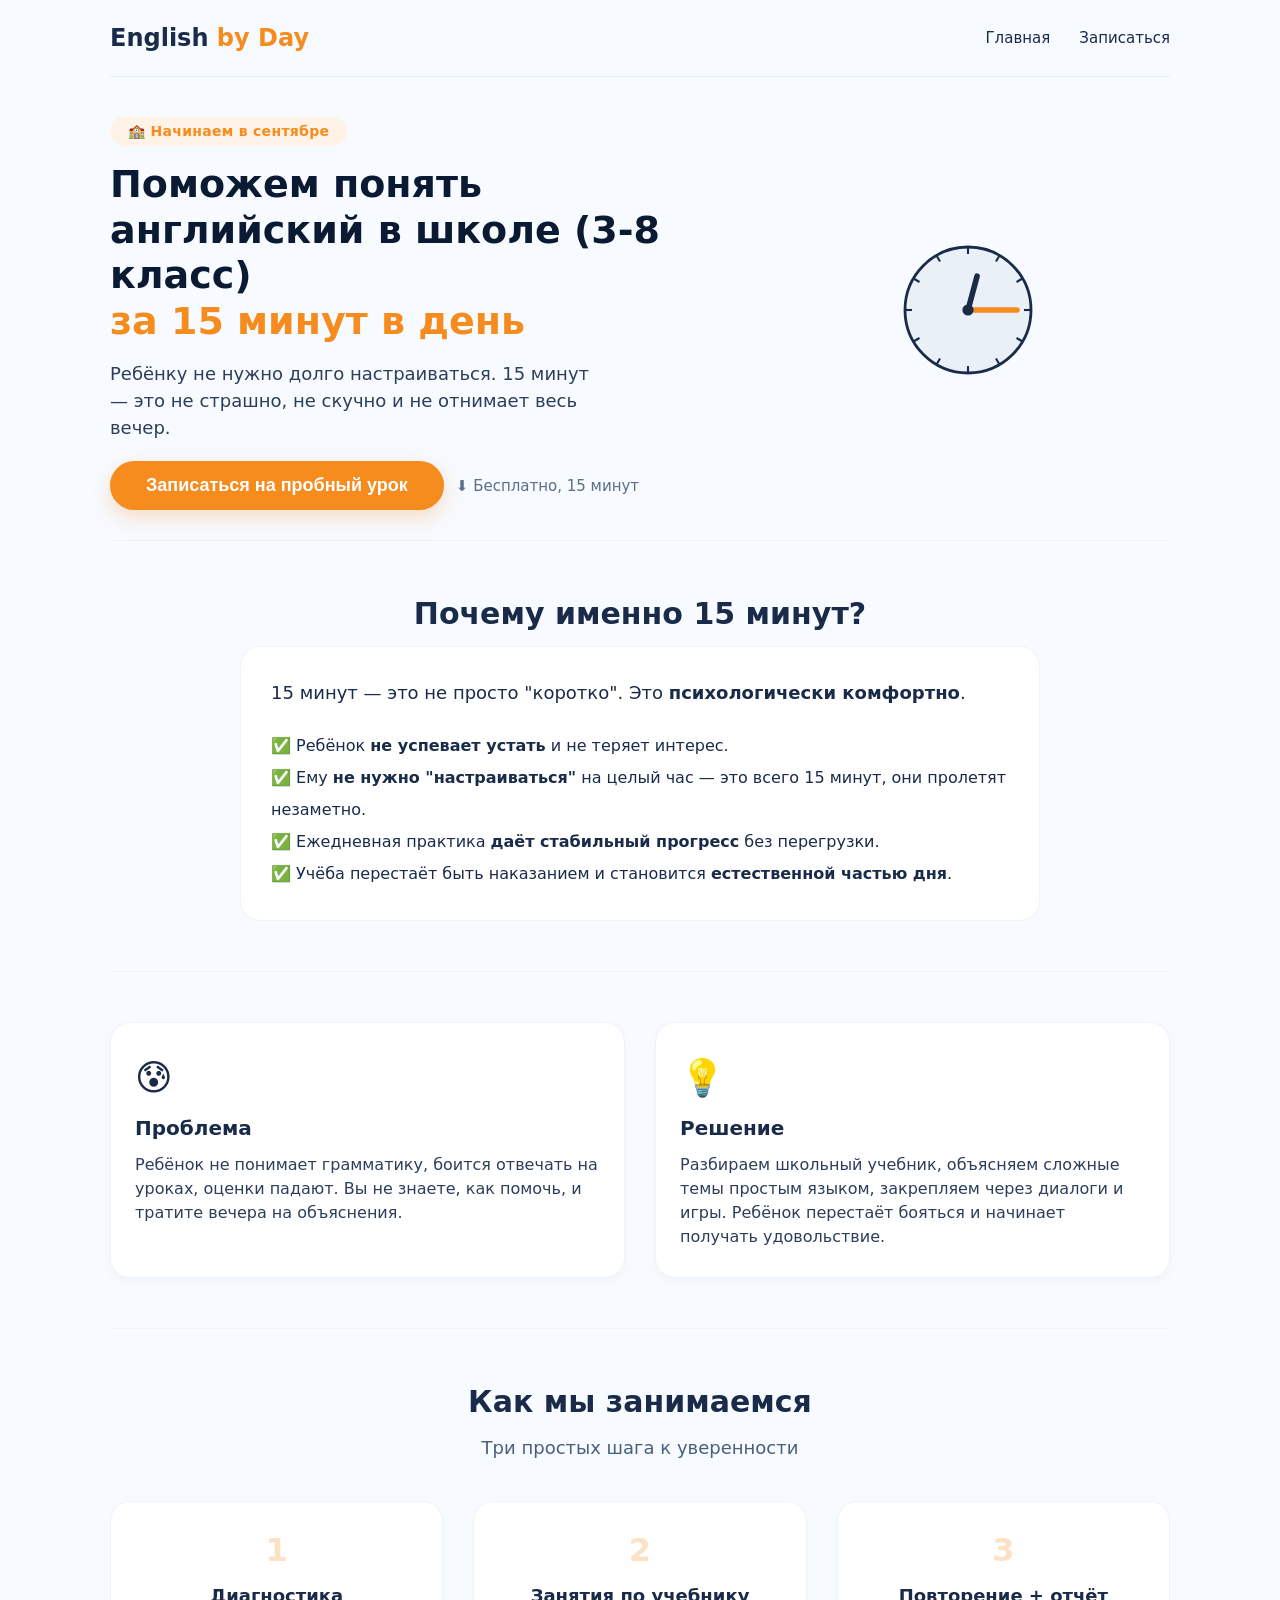
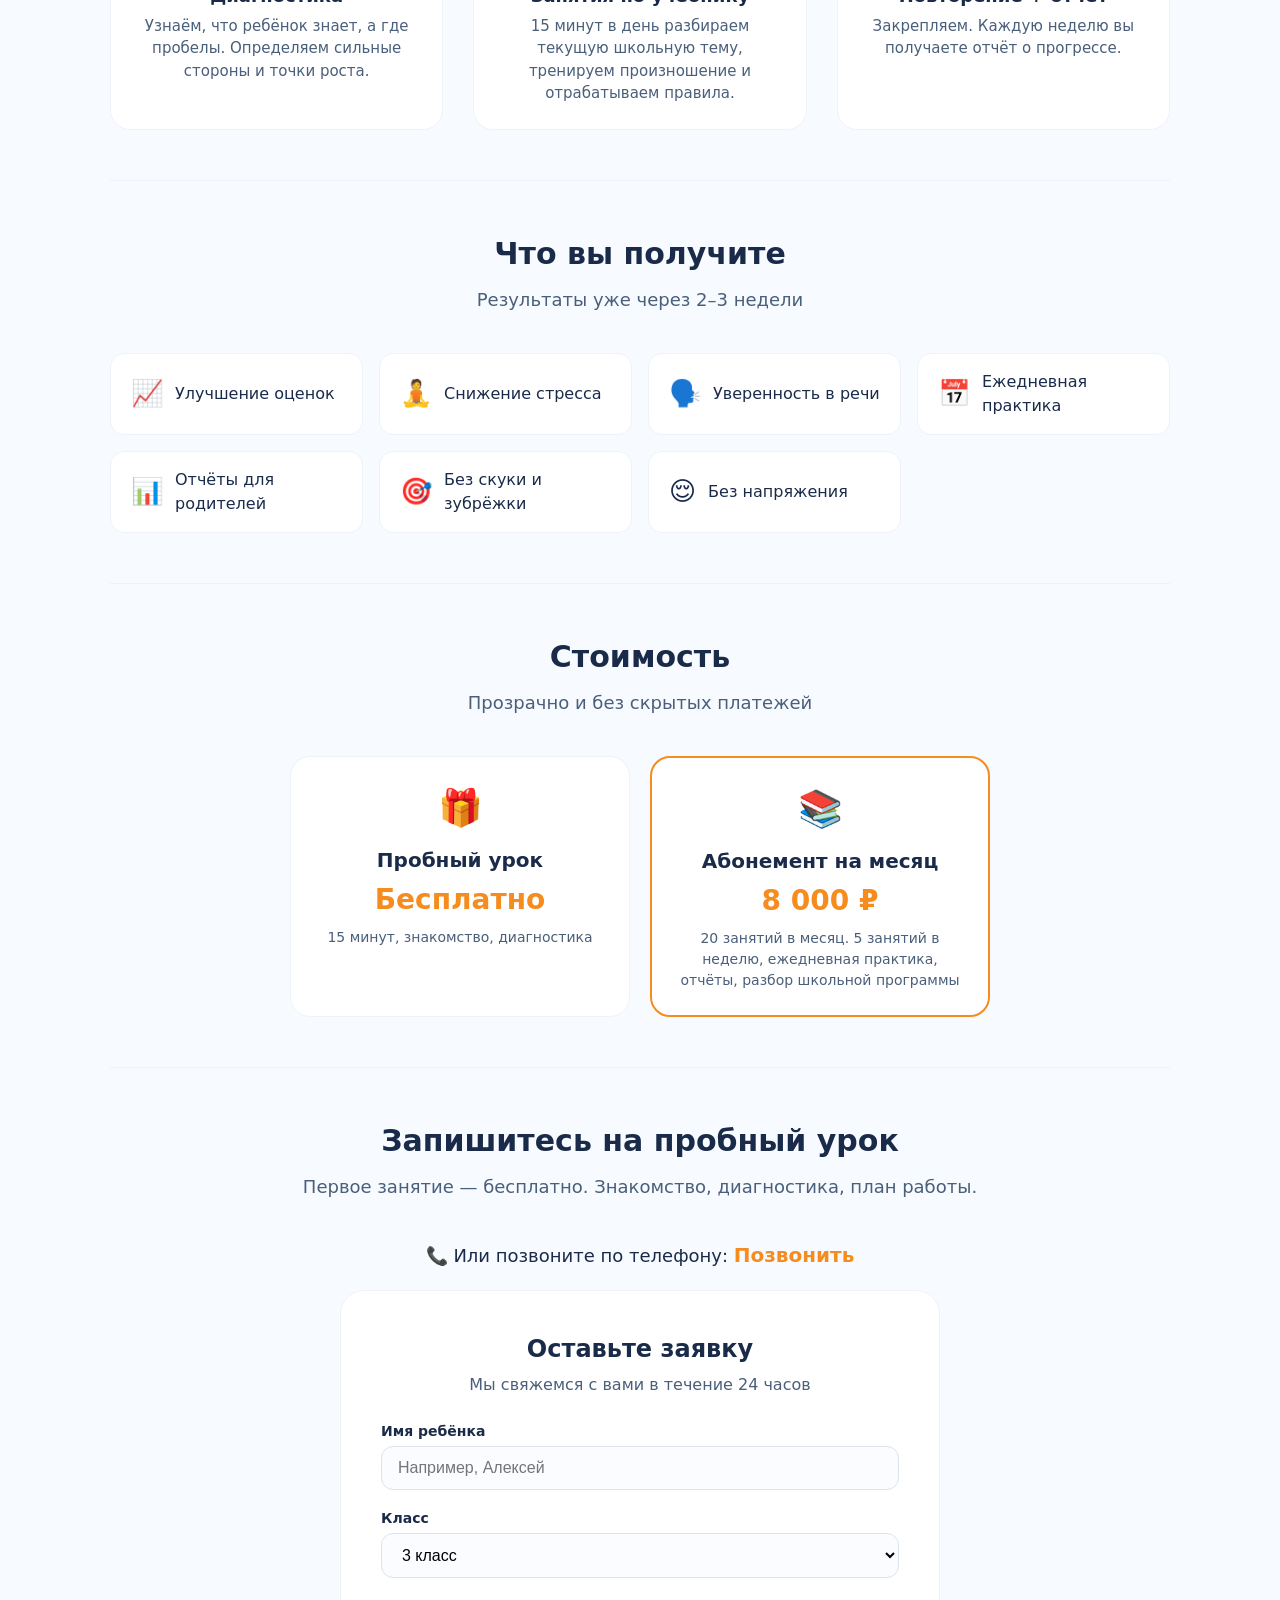
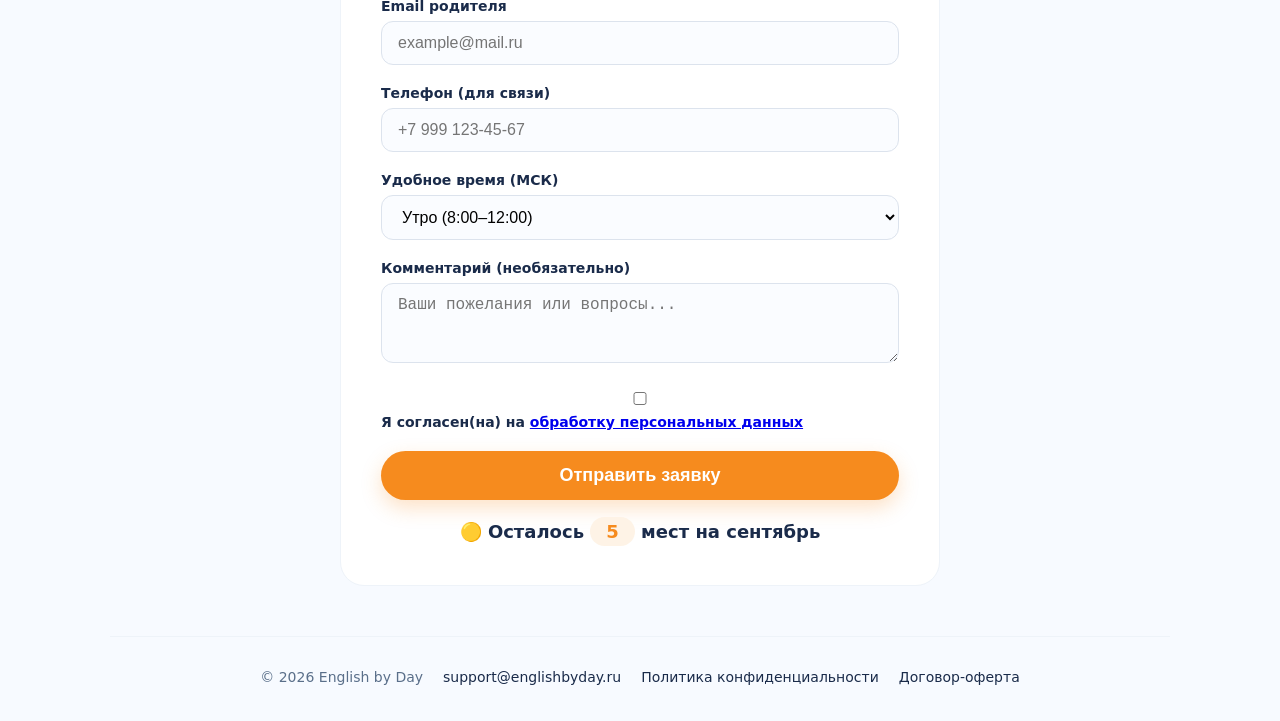
<file: index.html>
<!DOCTYPE html>
<html lang="ru">
<head>
    <meta charset="UTF-8" />
    <meta name="viewport" content="width=device-width, initial-scale=1.0" />
    <title>Английский за 15 минут — English by Day</title>
    <meta name="description" content="Индивидуальные занятия английским для 3–8 классов по 15 минут в день. Поможем понять школьную программу." />
    <link rel="icon" type="image/svg+xml" href="assets/icons/favicon.svg" />
    <link rel="stylesheet" href="css/style.css" />
</head>
<body>

<div class="container">

    <!-- ШАПКА -->
    <header class="header">
        <a href="/" class="logo">English <span>by Day</span></a>
        <nav class="header-nav">
            <a href="#">Главная</a>
            <a href="#form-section">Записаться</a>
        </nav>
    </header>

    <!-- HERO -->
    <section class="hero">
        <div class="hero-text">
            <div class="badge">🏫 Начинаем в сентябре</div>
            <h1>Поможем понять английский в школе (3-8 класс) <br /><span class="highlight">за 15 минут в день</span></h1>

            <p style="font-size: 18px; color: #2c3e5a; margin-bottom: 20px; max-width: 500px;">Ребёнку не нужно долго настраиваться. 15 минут — это не страшно, не скучно и не отнимает весь вечер.</p>
            <div class="cta-group">
                <button class="btn-primary" onclick="document.getElementById('form-section').scrollIntoView({behavior:'smooth'})">Записаться на пробный урок</button>
                <span class="sub-cta">⬇️ Бесплатно, 15 минут</span>
            </div>
        </div>
        <div class="hero-image">
            <!-- Часы со стрелкой на 15 минут (SVG) -->
            <svg viewBox="0 0 100 100" width="140" height="140" xmlns="http://www.w3.org/2000/svg">
                <circle cx="50" cy="50" r="45" fill="#eaf0f8" stroke="#1a2b4a" stroke-width="2"/>
                <line x1="50" y1="50" x2="50" y2="25" stroke="#1a2b4a" stroke-width="4" stroke-linecap="round" transform="rotate(15, 50, 50)"/>
                <line x1="50" y1="50" x2="50" y2="15" stroke="#f68b1e" stroke-width="4" stroke-linecap="round" transform="rotate(90, 50, 50)"/>
                <circle cx="50" cy="50" r="4" fill="#1a2b4a"/>
                <line x1="50" y1="5" x2="50" y2="10" stroke="#1a2b4a" stroke-width="1.5" transform="rotate(0,50,50)"/>
                <line x1="50" y1="5" x2="50" y2="10" stroke="#1a2b4a" stroke-width="1.5" transform="rotate(30,50,50)"/>
                <line x1="50" y1="5" x2="50" y2="10" stroke="#1a2b4a" stroke-width="1.5" transform="rotate(60,50,50)"/>
                <line x1="50" y1="5" x2="50" y2="10" stroke="#1a2b4a" stroke-width="1.5" transform="rotate(90,50,50)"/>
                <line x1="50" y1="5" x2="50" y2="10" stroke="#1a2b4a" stroke-width="1.5" transform="rotate(120,50,50)"/>
                <line x1="50" y1="5" x2="50" y2="10" stroke="#1a2b4a" stroke-width="1.5" transform="rotate(150,50,50)"/>
                <line x1="50" y1="5" x2="50" y2="10" stroke="#1a2b4a" stroke-width="1.5" transform="rotate(180,50,50)"/>
                <line x1="50" y1="5" x2="50" y2="10" stroke="#1a2b4a" stroke-width="1.5" transform="rotate(210,50,50)"/>
                <line x1="50" y1="5" x2="50" y2="10" stroke="#1a2b4a" stroke-width="1.5" transform="rotate(240,50,50)"/>
                <line x1="50" y1="5" x2="50" y2="10" stroke="#1a2b4a" stroke-width="1.5" transform="rotate(270,50,50)"/>
                <line x1="50" y1="5" x2="50" y2="10" stroke="#1a2b4a" stroke-width="1.5" transform="rotate(300,50,50)"/>
                <line x1="50" y1="5" x2="50" y2="10" stroke="#1a2b4a" stroke-width="1.5" transform="rotate(330,50,50)"/>
            </svg>
        </div>
    </section>

    <!-- ===== ПОЧЕМУ 15 МИНУТ? ===== -->
<section>
    <h2 class="section-title">Почему именно 15 минут?</h2>
    <div style="max-width: 800px; margin: 0 auto; background: #fff; padding: 30px; border-radius: 20px; border: 1px solid #eef3f9;">
        <p style="font-size: 18px; line-height: 1.8; color: #1a2b4a;">
            15 минут — это не просто "коротко". Это <strong>психологически комфортно</strong>.
        </p>
        <ul style="list-style: none; padding: 0; margin-top: 20px; line-height: 2;">
            <li>✅ Ребёнок <strong>не успевает устать</strong> и не теряет интерес.</li>
            <li>✅ Ему <strong>не нужно "настраиваться"</strong> на целый час — это всего 15 минут, они пролетят незаметно.</li>
            <li>✅ Ежедневная практика <strong>даёт стабильный прогресс</strong> без перегрузки.</li>
            <li>✅ Учёба перестаёт быть наказанием и становится <strong>естественной частью дня</strong>.</li>
        </ul>

    </div>
</section>

    <!-- ПРОБЛЕМА / РЕШЕНИЕ -->
    <section>
        <div class="problem-solution">
            <div class="card">
                <span class="emoji-big">😰</span>
                <h3>Проблема</h3>
                <p>Ребёнок не понимает грамматику, боится отвечать на уроках, оценки падают. Вы не знаете, как помочь, и тратите вечера на объяснения.</p>
            </div>
            <div class="card">
                <span class="emoji-big">💡</span>
                <h3>Решение</h3>
                <p>Разбираем школьный учебник, объясняем сложные темы простым языком, закрепляем через диалоги и игры. Ребёнок перестаёт бояться и начинает получать удовольствие.</p>
            </div>
        </div>
    </section>

    <!-- 3 ШАГА -->
    <section>
        <h2 class="section-title">Как мы занимаемся</h2>
        <p class="section-subtitle">Три простых шага к уверенности</p>
        <div class="steps">
            <div class="step-item">
                <div class="step-num">1</div>
                <h4>Диагностика</h4>
                <p>Узнаём, что ребёнок знает, а где пробелы. Определяем сильные стороны и точки роста.</p>
            </div>
            <div class="step-item">
                <div class="step-num">2</div>
                <h4>Занятия по учебнику</h4>
                <p>15 минут в день разбираем текущую школьную тему, тренируем произношение и отрабатываем правила.</p>
            </div>
            <div class="step-item">
                <div class="step-num">3</div>
                <h4>Повторение + отчёт</h4>
                <p>Закрепляем. Каждую неделю вы получаете отчёт о прогрессе.</p>
            </div>
        </div>
    </section>

    <!-- ПРЕИМУЩЕСТВА -->
    <section>
        <h2 class="section-title">Что вы получите</h2>
        <p class="section-subtitle">Результаты уже через 2–3 недели</p>
        <div class="benefits-grid">
            <div class="benefit-item"><span class="emoji">📈</span> Улучшение оценок</div>
            <div class="benefit-item"><span class="emoji">🧘</span> Снижение стресса</div>
            <div class="benefit-item"><span class="emoji">🗣️</span> Уверенность в речи</div>
            <div class="benefit-item"><span class="emoji">📅</span> Ежедневная практика</div>
            <div class="benefit-item"><span class="emoji">📊</span> Отчёты для родителей</div>
            <div class="benefit-item"><span class="emoji">🎯</span> Без скуки и зубрёжки</div>
            <div class="benefit-item"><span class="emoji">😌</span> Без напряжения</div>
        </div>
    </section>


    <!-- СТОИМОСТЬ (обновлена цена и время) -->
    <section>
        <h2 class="section-title">Стоимость</h2>
        <p class="section-subtitle">Прозрачно и без скрытых платежей</p>
        <div class="pricing">
            <div class="price-card free">
                <div class="icon">🎁</div>
                <h4>Пробный урок</h4>
                <div class="price">Бесплатно</div>
                <p>15 минут, знакомство, диагностика</p>
            </div>
            <div class="price-card premium">
                <div class="icon">📚</div>
                <h4>Абонемент на месяц</h4>
                <div class="price">8 000 ₽</div>
                <p>20 занятий в месяц. 5 занятий в неделю, ежедневная практика, отчёты, разбор школьной программы</p>
            </div>
        </div>
    </section>

    <!-- ФОРМА ЗАПИСИ (время только 12–17) -->
    <section id="form-section">
        <h2 class="section-title">Запишитесь на пробный урок</h2>
        <p class="section-subtitle">Первое занятие — бесплатно. Знакомство, диагностика, план работы.</p>
        <p style="text-align: center; font-size: 18px; margin-bottom: 20px;">
  📞 Или позвоните по телефону:
  <a href="tel:+79093548275" style="color: #f68b1e; font-size: 20px; font-weight: bold; text-decoration: none;">
    Позвонить
  </a>
</p>
        <div class="form-section">
            <h3>Оставьте заявку</h3>
            <div class="sub">Мы свяжемся с вами в течение 24 часов</div>
            <form id="leadForm">
                <div class="form-group">
                    <label for="child_name">Имя ребёнка</label>
                    <input type="text" id="child_name" placeholder="Например, Алексей" required>
                </div>
                <div class="form-group">
                    <label for="grade">Класс</label>
                    <select id="grade">
                        <option value="5">3 класс</option>
                        <option value="5">4 класс</option>
                        <option value="5">5 класс</option>
                        <option value="6">6 класс</option>
                        <option value="7">7 класс</option>
                        <option value="8">8 класс</option>
                    </select>
                </div>
                <div class="form-group">
                    <label for="parent_email">Email родителя</label>
                    <input type="email" id="parent_email" placeholder="example@mail.ru" required>
                </div>
                <div class="form-group">
                    <label for="phone">Телефон (для связи)</label>
                    <input type="tel" id="phone" placeholder="+7 999 123-45-67" required>
                </div>
                <div class="form-group">
                    <label for="time">Удобное время (МСК)</label>
                    <select id="time">
                        <option value="morning">Утро (8:00–12:00)</option>
                        <option value="day">День (12:00–16:00)</option>
                    </select>
                </div>
                <div class="form-group">
    <label for="comment">Комментарий (необязательно)</label>
    <textarea id="comment" name="comment" rows="3" placeholder="Ваши пожелания или вопросы..."></textarea>
</div>
                <div class="form-group checkbox">
                    <input type="checkbox" id="consent" required>
                    <label for="consent">Я согласен(на) на <a href="privacy.html">обработку персональных данных</a></label>
                </div>
                <button type="submit" class="btn-primary">Отправить заявку</button>
            </form>
            <div class="spots">
                🟡 Осталось <span id="spotsCount">5</span> мест на сентябрь
            </div>
        </div>
    </section>

    <!-- ПОДВАЛ (обновлён: название, контакты, символ ©) -->
    <footer class="footer">
        <span>© 2026 English by Day</span>
        <a href="mailto:support@englishbyday.ru">support@englishbyday.ru</a>
        <a href="privacy.html">Политика конфиденциальности</a>
        <a href="terms.html">Договор-оферта</a>
    </footer>

</div>

<script src="js/form.js"></script>
</body>
</html>
</file>
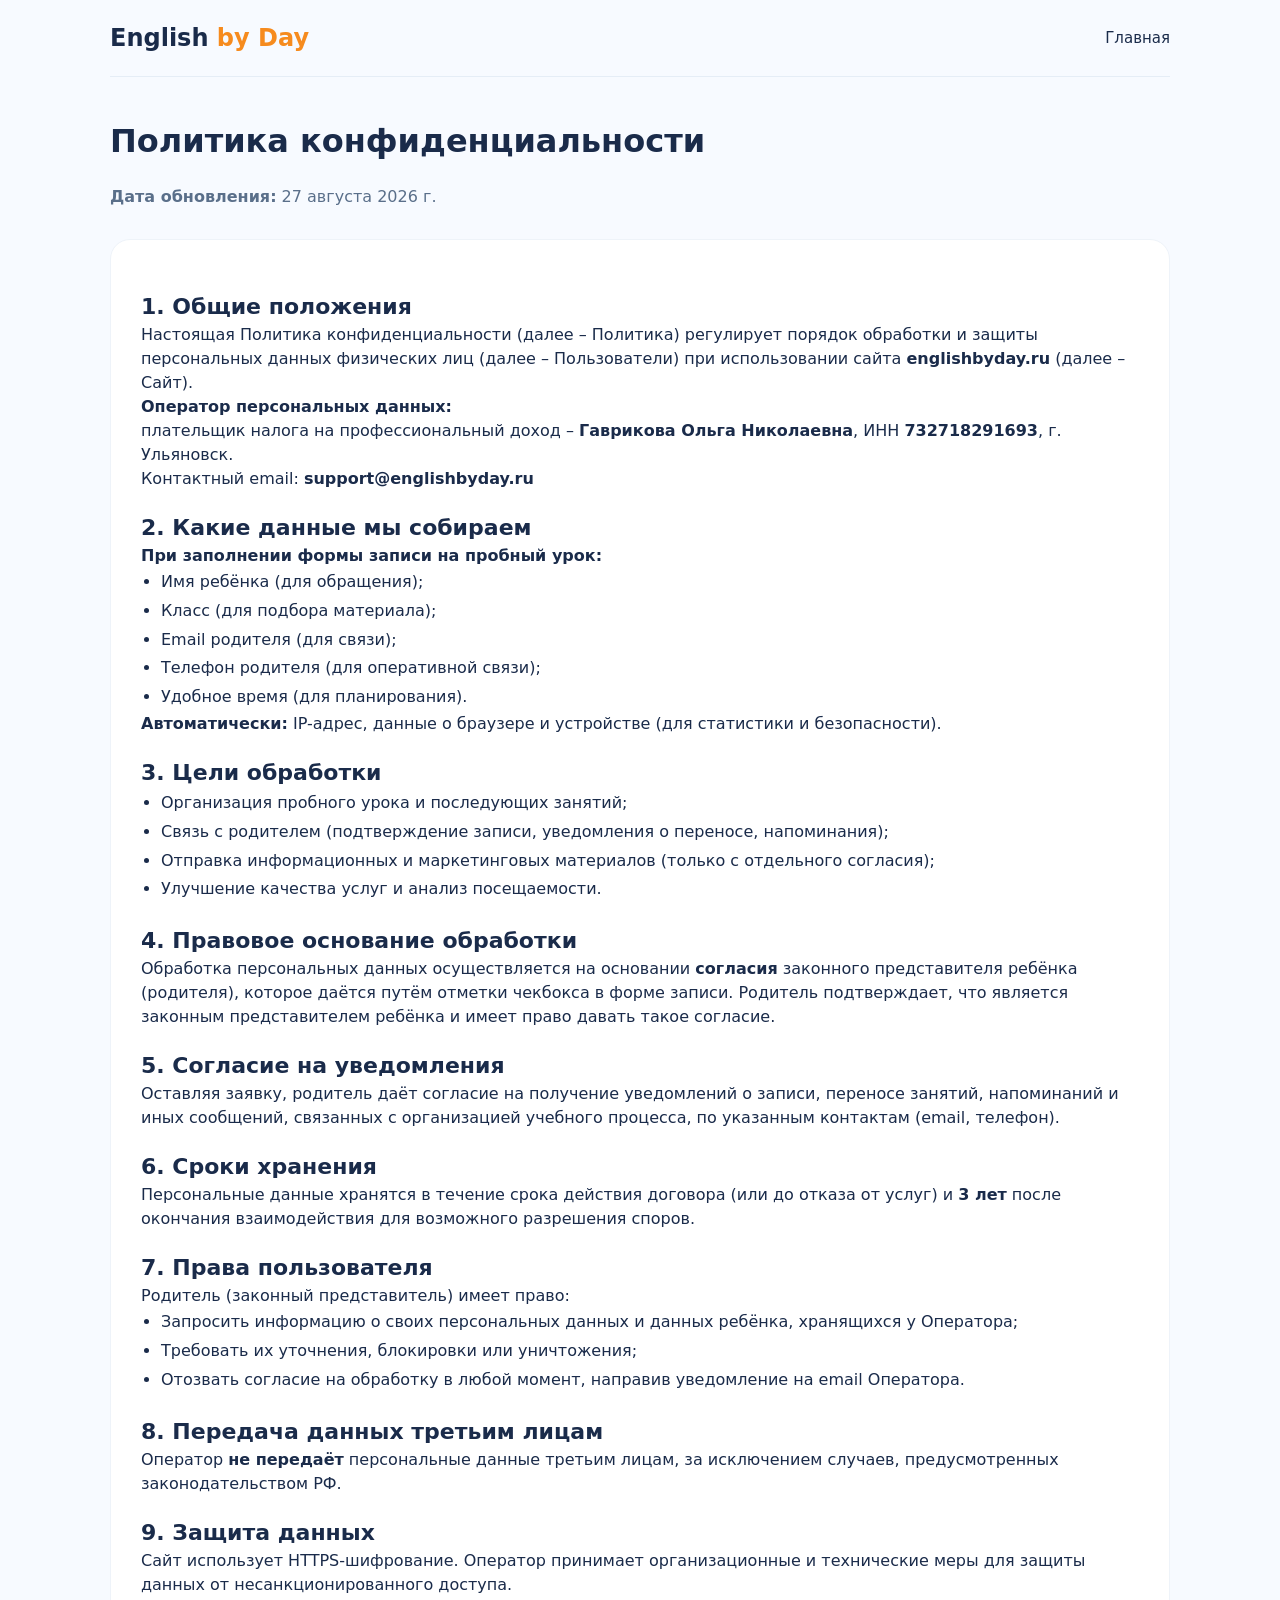
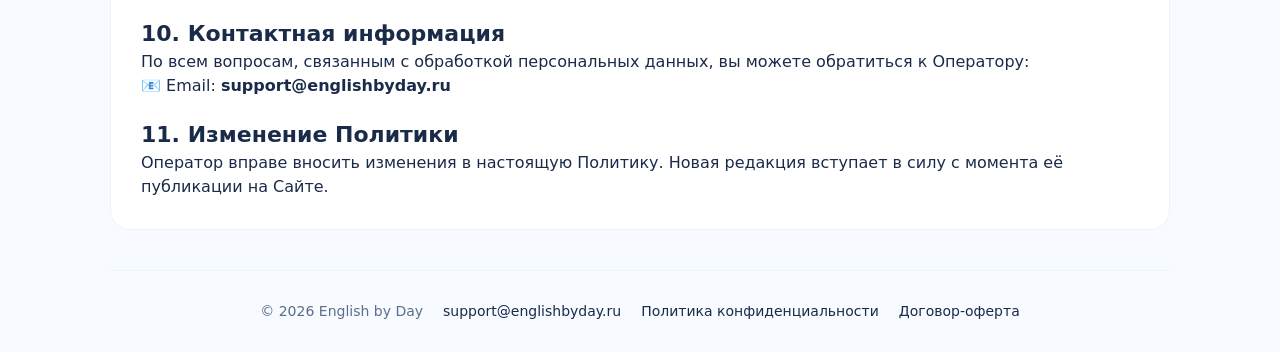
<file: privacy.html>
<!DOCTYPE html>
<html lang="ru">
<head>
    <meta charset="UTF-8" />
    <meta name="viewport" content="width=device-width, initial-scale=1.0" />
    <title>Политика конфиденциальности — English by Day</title>
    <link rel="stylesheet" href="css/style.css" />
</head>
<body>
    <div class="container">
        <!-- Шапка -->
        <header class="header">
            <a href="/" class="logo">English <span>by Day</span></a>
            <nav class="header-nav">
                <a href="/">Главная</a>
            </nav>
        </header>

        <!-- Основной блок -->
        <section style="padding: 40px 0;">
            <h1 style="font-size: 32px; font-weight: 700; margin-bottom: 20px;">Политика конфиденциальности</h1>
            <p style="color: #5a6f8a; margin-bottom: 30px;"><strong>Дата обновления:</strong> 27 августа 2026 г.</p>

            <div style="background: #fff; padding: 30px; border-radius: 20px; border: 1px solid #eef3f9;">
                <h2 style="font-size: 22px; margin-top: 20px; color: #1a2b4a;">1. Общие положения</h2>
                <p>Настоящая Политика конфиденциальности (далее – Политика) регулирует порядок обработки и защиты персональных данных физических лиц (далее – Пользователи) при использовании сайта <strong>englishbyday.ru</strong> (далее – Сайт).</p>
                <p><strong>Оператор персональных данных:</strong><br />
                плательщик налога на профессиональный доход – <strong>Гаврикова Ольга Николаевна</strong>, ИНН <strong>732718291693</strong>, г. Ульяновск.<br />
                Контактный email: <strong>support@englishbyday.ru</strong></p>

                <h2 style="font-size: 22px; margin-top: 20px; color: #1a2b4a;">2. Какие данные мы собираем</h2>
                <p><strong>При заполнении формы записи на пробный урок:</strong></p>
                <ul style="margin-left: 20px; line-height: 1.8;">
                    <li>Имя ребёнка (для обращения);</li>
                    <li>Класс (для подбора материала);</li>
                    <li>Email родителя (для связи);</li>
                    <li>Телефон родителя (для оперативной связи);</li>
                    <li>Удобное время (для планирования).</li>
                </ul>
                <p><strong>Автоматически:</strong> IP-адрес, данные о браузере и устройстве (для статистики и безопасности).</p>

                <h2 style="font-size: 22px; margin-top: 20px; color: #1a2b4a;">3. Цели обработки</h2>
                <ul style="margin-left: 20px; line-height: 1.8;">
                    <li>Организация пробного урока и последующих занятий;</li>
                    <li>Связь с родителем (подтверждение записи, уведомления о переносе, напоминания);</li>
                    <li>Отправка информационных и маркетинговых материалов (только с отдельного согласия);</li>
                    <li>Улучшение качества услуг и анализ посещаемости.</li>
                </ul>

                <h2 style="font-size: 22px; margin-top: 20px; color: #1a2b4a;">4. Правовое основание обработки</h2>
                <p>Обработка персональных данных осуществляется на основании <strong>согласия</strong> законного представителя ребёнка (родителя), которое даётся путём отметки чекбокса в форме записи. Родитель подтверждает, что является законным представителем ребёнка и имеет право давать такое согласие.</p>

                <h2 style="font-size: 22px; margin-top: 20px; color: #1a2b4a;">5. Согласие на уведомления</h2>
                <p>Оставляя заявку, родитель даёт согласие на получение уведомлений о записи, переносе занятий, напоминаний и иных сообщений, связанных с организацией учебного процесса, по указанным контактам (email, телефон).</p>

                <h2 style="font-size: 22px; margin-top: 20px; color: #1a2b4a;">6. Сроки хранения</h2>
                <p>Персональные данные хранятся в течение срока действия договора (или до отказа от услуг) и <strong>3 лет</strong> после окончания взаимодействия для возможного разрешения споров.</p>

                <h2 style="font-size: 22px; margin-top: 20px; color: #1a2b4a;">7. Права пользователя</h2>
                <p>Родитель (законный представитель) имеет право:</p>
                <ul style="margin-left: 20px; line-height: 1.8;">
                    <li>Запросить информацию о своих персональных данных и данных ребёнка, хранящихся у Оператора;</li>
                    <li>Требовать их уточнения, блокировки или уничтожения;</li>
                    <li>Отозвать согласие на обработку в любой момент, направив уведомление на email Оператора.</li>
                </ul>

                <h2 style="font-size: 22px; margin-top: 20px; color: #1a2b4a;">8. Передача данных третьим лицам</h2>
                <p>Оператор <strong>не передаёт</strong> персональные данные третьим лицам, за исключением случаев, предусмотренных законодательством РФ.</p>

                <h2 style="font-size: 22px; margin-top: 20px; color: #1a2b4a;">9. Защита данных</h2>
                <p>Сайт использует HTTPS-шифрование. Оператор принимает организационные и технические меры для защиты данных от несанкционированного доступа.</p>

                <h2 style="font-size: 22px; margin-top: 20px; color: #1a2b4a;">10. Контактная информация</h2>
                <p>По всем вопросам, связанным с обработкой персональных данных, вы можете обратиться к Оператору:</p>
                <p>📧 Email: <strong>support@englishbyday.ru</strong><br />


                <h2 style="font-size: 22px; margin-top: 20px; color: #1a2b4a;">11. Изменение Политики</h2>
                <p>Оператор вправе вносить изменения в настоящую Политику. Новая редакция вступает в силу с момента её публикации на Сайте.</p>
            </div>
        </section>

        <!-- Подвал -->
        <footer class="footer">
            <span>© 2026 English by Day</span>
            <a href="mailto:support@englishbyday.ru">support@englishbyday.ru</a>
            <a href="privacy.html">Политика конфиденциальности</a>
            <a href="terms.html">Договор-оферта</a>
        </footer>
    </div>
</body>
</html>
</file>
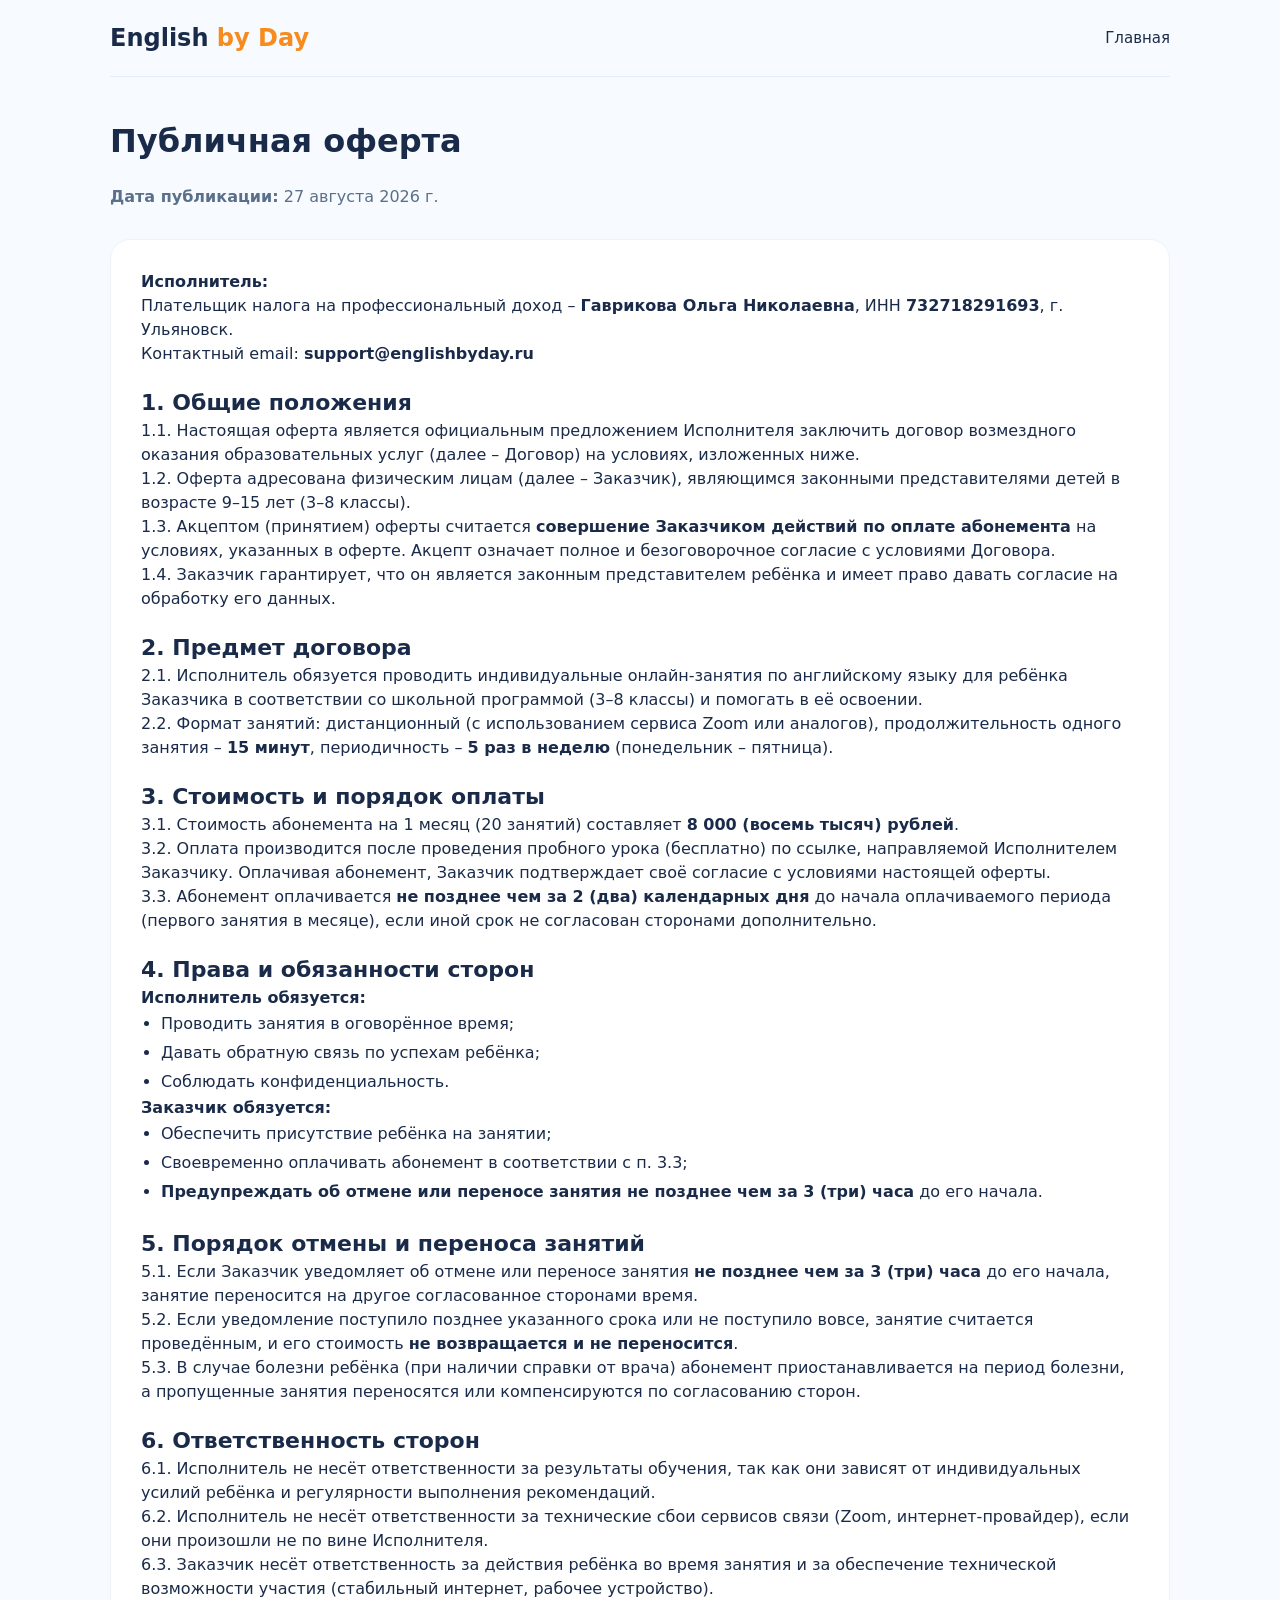
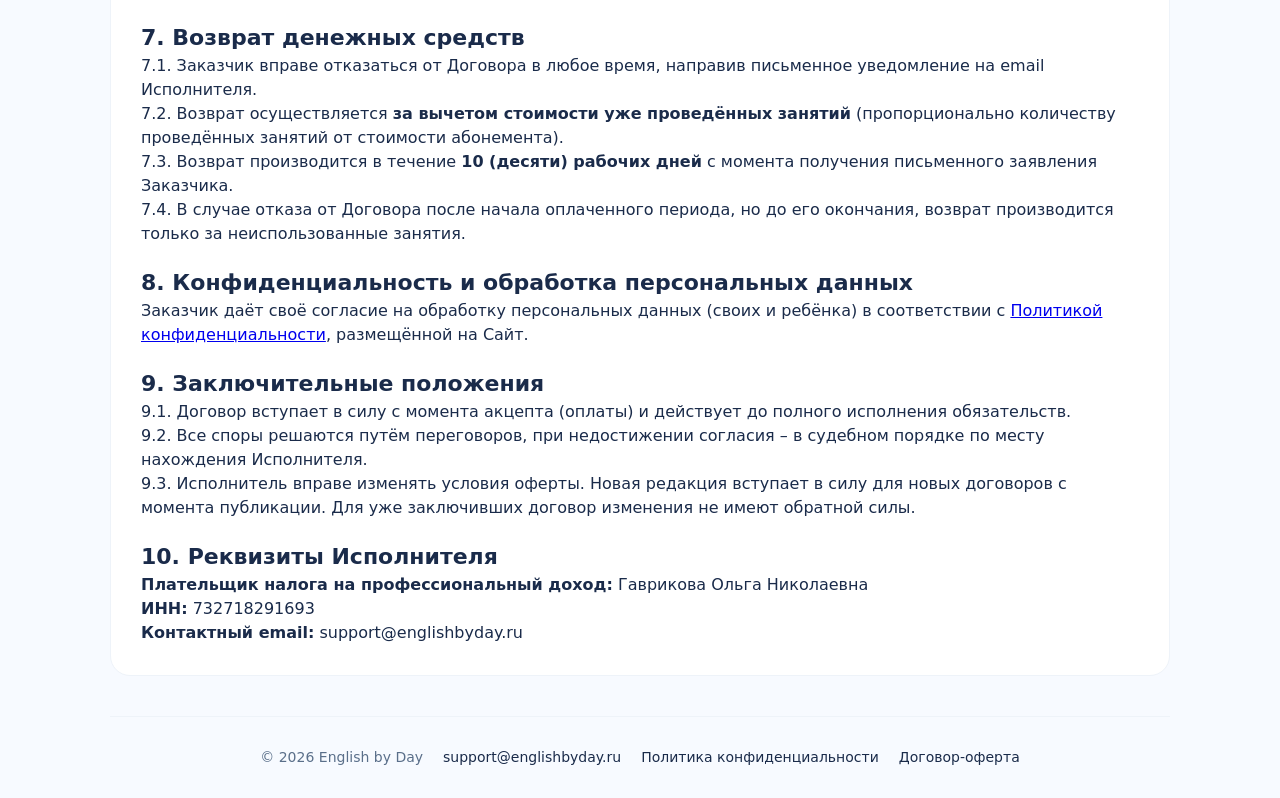
<file: terms.html>
<!DOCTYPE html>
<html lang="ru">
<head>
    <meta charset="UTF-8" />
    <meta name="viewport" content="width=device-width, initial-scale=1.0" />
    <title>Публичная оферта — English by Day</title>
    <link rel="stylesheet" href="css/style.css" />
</head>
<body>
    <div class="container">
        <!-- Шапка -->
        <header class="header">
            <a href="/" class="logo">English <span>by Day</span></a>
            <nav class="header-nav">
                <a href="/">Главная</a>
            </nav>
        </header>

        <!-- Основной блок -->
        <section style="padding: 40px 0;">
            <h1 style="font-size: 32px; font-weight: 700; margin-bottom: 20px;">Публичная оферта</h1>
            <p style="color: #5a6f8a; margin-bottom: 30px;"><strong>Дата публикации:</strong> 27 августа 2026 г.</p>

            <div style="background: #fff; padding: 30px; border-radius: 20px; border: 1px solid #eef3f9;">
                <p><strong>Исполнитель:</strong><br />
                Плательщик налога на профессиональный доход – <strong>Гаврикова Ольга Николаевна</strong>, ИНН <strong>732718291693</strong>, г. Ульяновск.<br />
                Контактный email: <strong>support@englishbyday.ru</strong></p>

                <h2 style="font-size: 22px; margin-top: 20px; color: #1a2b4a;">1. Общие положения</h2>
                <p>1.1. Настоящая оферта является официальным предложением Исполнителя заключить договор возмездного оказания образовательных услуг (далее – Договор) на условиях, изложенных ниже.</p>
                <p>1.2. Оферта адресована физическим лицам (далее – Заказчик), являющимся законными представителями детей в возрасте 9–15 лет (3–8 классы).</p>
                <p>1.3. Акцептом (принятием) оферты считается <strong>совершение Заказчиком действий по оплате абонемента</strong> на условиях, указанных в оферте. Акцепт означает полное и безоговорочное согласие с условиями Договора.</p>
                <p>1.4. Заказчик гарантирует, что он является законным представителем ребёнка и имеет право давать согласие на обработку его данных.</p>

                <h2 style="font-size: 22px; margin-top: 20px; color: #1a2b4a;">2. Предмет договора</h2>
                <p>2.1. Исполнитель обязуется проводить индивидуальные онлайн-занятия по английскому языку для ребёнка Заказчика в соответствии со школьной программой (3–8 классы) и помогать в её освоении.</p>
                <p>2.2. Формат занятий: дистанционный (с использованием сервиса Zoom или аналогов), продолжительность одного занятия – <strong>15 минут</strong>, периодичность – <strong>5 раз в неделю</strong> (понедельник – пятница).</p>

                <h2 style="font-size: 22px; margin-top: 20px; color: #1a2b4a;">3. Стоимость и порядок оплаты</h2>
                <p>3.1. Стоимость абонемента на 1 месяц (20 занятий) составляет <strong>8 000 (восемь тысяч) рублей</strong>.</p>
                <p>3.2. Оплата производится после проведения пробного урока (бесплатно) по ссылке, направляемой Исполнителем Заказчику. Оплачивая абонемент, Заказчик подтверждает своё согласие с условиями настоящей оферты.</p>
                <p>3.3. Абонемент оплачивается <strong>не позднее чем за 2 (два) календарных дня</strong> до начала оплачиваемого периода (первого занятия в месяце), если иной срок не согласован сторонами дополнительно.</p>

                <h2 style="font-size: 22px; margin-top: 20px; color: #1a2b4a;">4. Права и обязанности сторон</h2>
                <p><strong>Исполнитель обязуется:</strong></p>
                <ul style="margin-left: 20px; line-height: 1.8;">
                    <li>Проводить занятия в оговорённое время;</li>
                    <li>Давать обратную связь по успехам ребёнка;</li>
                    <li>Соблюдать конфиденциальность.</li>
                </ul>
                <p><strong>Заказчик обязуется:</strong></p>
                <ul style="margin-left: 20px; line-height: 1.8;">
                    <li>Обеспечить присутствие ребёнка на занятии;</li>
                    <li>Своевременно оплачивать абонемент в соответствии с п. 3.3;</li>
                    <li><strong>Предупреждать об отмене или переносе занятия не позднее чем за 3 (три) часа</strong> до его начала.</li>
                </ul>

                <h2 style="font-size: 22px; margin-top: 20px; color: #1a2b4a;">5. Порядок отмены и переноса занятий</h2>
                <p>5.1. Если Заказчик уведомляет об отмене или переносе занятия <strong>не позднее чем за 3 (три) часа</strong> до его начала, занятие переносится на другое согласованное сторонами время.</p>
                <p>5.2. Если уведомление поступило позднее указанного срока или не поступило вовсе, занятие считается проведённым, и его стоимость <strong>не возвращается и не переносится</strong>.</p>
                <p>5.3. В случае болезни ребёнка (при наличии справки от врача) абонемент приостанавливается на период болезни, а пропущенные занятия переносятся или компенсируются по согласованию сторон.</p>

                <h2 style="font-size: 22px; margin-top: 20px; color: #1a2b4a;">6. Ответственность сторон</h2>
                <p>6.1. Исполнитель не несёт ответственности за результаты обучения, так как они зависят от индивидуальных усилий ребёнка и регулярности выполнения рекомендаций.</p>
                <p>6.2. Исполнитель не несёт ответственности за технические сбои сервисов связи (Zoom, интернет-провайдер), если они произошли не по вине Исполнителя.</p>
                <p>6.3. Заказчик несёт ответственность за действия ребёнка во время занятия и за обеспечение технической возможности участия (стабильный интернет, рабочее устройство).</p>

                <h2 style="font-size: 22px; margin-top: 20px; color: #1a2b4a;">7. Возврат денежных средств</h2>
                <p>7.1. Заказчик вправе отказаться от Договора в любое время, направив письменное уведомление на email Исполнителя.</p>
                <p>7.2. Возврат осуществляется <strong>за вычетом стоимости уже проведённых занятий</strong> (пропорционально количеству проведённых занятий от стоимости абонемента).</p>
                <p>7.3. Возврат производится в течение <strong>10 (десяти) рабочих дней</strong> с момента получения письменного заявления Заказчика.</p>
                <p>7.4. В случае отказа от Договора после начала оплаченного периода, но до его окончания, возврат производится только за неиспользованные занятия.</p>

                <h2 style="font-size: 22px; margin-top: 20px; color: #1a2b4a;">8. Конфиденциальность и обработка персональных данных</h2>
                <p>Заказчик даёт своё согласие на обработку персональных данных (своих и ребёнка) в соответствии с <a href="privacy.html">Политикой конфиденциальности</a>, размещённой на Сайт.</p>

                <h2 style="font-size: 22px; margin-top: 20px; color: #1a2b4a;">9. Заключительные положения</h2>
                <p>9.1. Договор вступает в силу с момента акцепта (оплаты) и действует до полного исполнения обязательств.</p>
                <p>9.2. Все споры решаются путём переговоров, при недостижении согласия – в судебном порядке по месту нахождения Исполнителя.</p>
                <p>9.3. Исполнитель вправе изменять условия оферты. Новая редакция вступает в силу для новых договоров с момента публикации. Для уже заключивших договор изменения не имеют обратной силы.</p>

                <h2 style="font-size: 22px; margin-top: 20px; color: #1a2b4a;">10. Реквизиты Исполнителя</h2>
                <p><strong>Плательщик налога на профессиональный доход:</strong> Гаврикова Ольга Николаевна<br />
                <strong>ИНН:</strong> 732718291693<br />
                <strong>Контактный email:</strong> support@englishbyday.ru<br />

            </div>
        </section>

        <!-- Подвал -->
        <footer class="footer">
            <span>© 2026 English by Day</span>
            <a href="mailto:support@englishbyday.ru">support@englishbyday.ru</a>
            <a href="privacy.html">Политика конфиденциальности</a>
            <a href="terms.html">Договор-оферта</a>
        </footer>
    </div>
</body>
</html>
</file>
<file: css/style.css>
/* ===== БАЗОВЫЕ СБРОСЫ ===== */
* {
    margin: 0;
    padding: 0;
    box-sizing: border-box;
}
body {
    font-family: 'Segoe UI', Roboto, system-ui, -apple-system, sans-serif;
    background: #f7faff;
    color: #1a2b4a;
    line-height: 1.5;
}
.container {
    max-width: 1100px;
    margin: 0 auto;
    padding: 0 20px;
}

/* ===== ШАПКА ===== */
.header {
    display: flex;
    justify-content: space-between;
    align-items: center;
    padding: 20px 0;
    border-bottom: 1px solid #e5edf6;
    flex-wrap: wrap;
}
.logo {
    font-size: 24px;
    font-weight: 700;
    color: #1a2b4a;
    text-decoration: none;
}
.logo span {
    color: #f68b1e;
}
.header-nav a {
    margin-left: 24px;
    color: #1a2b4a;
    text-decoration: none;
    font-weight: 500;
    font-size: 15px;
}
.header-nav a:hover {
    color: #f68b1e;
}

/* ===== HERO ===== */
.hero {
    display: flex;
    flex-wrap: wrap;
    align-items: center;
    gap: 40px;
    padding: 40px 0 30px;
}
.hero-text {
    flex: 1 1 55%;
}
.hero-text .badge {
    display: inline-block;
    background: #fef3e6;
    color: #f68b1e;
    font-weight: 600;
    font-size: 14px;
    padding: 4px 18px;
    border-radius: 30px;
    margin-bottom: 16px;
    letter-spacing: 0.3px;
}
.hero-text h1 {
    font-size: 38px;
    font-weight: 800;
    line-height: 1.2;
    margin-bottom: 16px;
    color: #0b1a33;
}
.hero-text h1 .highlight {
    color: #f68b1e;
}
.hero-text p {
    font-size: 18px;
    color: #2c3e5a;
    margin-bottom: 24px;
    max-width: 500px;
}
.hero-text .cta-group {
    display: flex;
    flex-wrap: wrap;
    gap: 12px;
    align-items: center;
}
.btn-primary {
    background: #f68b1e;
    color: #fff;
    border: none;
    padding: 14px 36px;
    border-radius: 50px;
    font-weight: 700;
    font-size: 18px;
    cursor: pointer;
    transition: background 0.3s;
    box-shadow: 0 8px 20px rgba(246, 139, 30, 0.25);
}
.btn-primary:hover {
    background: #e07c14;
}
.hero-text .sub-cta {
    font-size: 15px;
    color: #5a6f8a;
}
.hero-image {
    flex: 1 1 35%;
    text-align: center;
}
.hero-image svg {
    max-width: 100%;
    height: auto;
}

/* ===== ОБЩИЕ СЕКЦИИ ===== */
section {
    padding: 50px 0;
    border-bottom: 1px solid #eef3f9;
}
section:last-of-type {
    border-bottom: none;
}
.section-title {
    font-size: 30px;
    font-weight: 700;
    text-align: center;
    margin-bottom: 10px;
}
.section-subtitle {
    text-align: center;
    font-size: 18px;
    color: #4a5f7a;
    max-width: 700px;
    margin: 0 auto 40px;
}

/* ===== ПРОБЛЕМА / РЕШЕНИЕ ===== */
.problem-solution {
    display: grid;
    grid-template-columns: 1fr 1fr;
    gap: 30px;
}
.problem-solution .card {
    background: #fff;
    padding: 28px 24px;
    border-radius: 20px;
    border: 1px solid #eef3f9;
    box-shadow: 0 4px 12px rgba(0,0,0,0.03);
}
.problem-solution .card h3 {
    font-size: 20px;
    margin-bottom: 10px;
}
.problem-solution .card p {
    color: #2c3e5a;
}
.problem-solution .card .emoji-big {
    font-size: 36px;
    display: block;
    margin-bottom: 8px;
}

/* ===== 3 ШАГА ===== */
.steps {
    display: grid;
    grid-template-columns: repeat(auto-fit, minmax(200px, 1fr));
    gap: 30px;
    margin-top: 10px;
}
.step-item {
    background: #fff;
    padding: 24px 20px;
    border-radius: 20px;
    text-align: center;
    border: 1px solid #eef3f9;
}
.step-item .step-num {
    font-size: 32px;
    font-weight: 800;
    color: #f68b1e;
    opacity: 0.25;
}
.step-item h4 {
    margin: 8px 0 6px;
    font-size: 18px;
}
.step-item p {
    font-size: 15px;
    color: #4a5f7a;
}

/* ===== ПРЕИМУЩЕСТВА ===== */
.benefits-grid {
    display: grid;
    grid-template-columns: repeat(auto-fit, minmax(200px, 1fr));
    gap: 16px;
}
.benefit-item {
    background: #fff;
    padding: 16px 20px;
    border-radius: 14px;
    border: 1px solid #eef3f9;
    display: flex;
    align-items: center;
    gap: 12px;
    font-weight: 500;
}
.benefit-item .emoji {
    font-size: 26px;
}

/* ===== ПРЕПОДАВАТЕЛЬ ===== */
.teacher-card {
    display: flex;
    flex-wrap: wrap;
    gap: 30px;
    background: #fff;
    padding: 30px;
    border-radius: 24px;
    border: 1px solid #eef3f9;
    align-items: center;
}
.teacher-card .avatar {
    font-size: 56px;
    background: #eaf0f8;
    width: 100px;
    height: 100px;
    border-radius: 50%;
    display: flex;
    align-items: center;
    justify-content: center;
    flex-shrink: 0;
}
.teacher-card .info {
    flex: 1;
}
.teacher-card .info h3 {
    font-size: 22px;
    margin-bottom: 4px;
}
.teacher-card .info .title {
    color: #f68b1e;
    font-weight: 600;
    margin-bottom: 8px;
}
.teacher-card .info p {
    color: #2c3e5a;
}

/* ===== СТОИМОСТЬ ===== */
.pricing {
    display: grid;
    grid-template-columns: 1fr 1fr;
    gap: 20px;
    max-width: 700px;
    margin: 0 auto;
}
.price-card {
    background: #fff;
    padding: 24px;
    border-radius: 20px;
    border: 1px solid #eef3f9;
    text-align: center;
}
.price-card .icon {
    font-size: 36px;
}
.price-card h4 {
    margin: 10px 0 4px;
    font-size: 20px;
}
.price-card .price {
    font-size: 28px;
    font-weight: 700;
    color: #f68b1e;
}
.price-card p {
    font-size: 14px;
    color: #4a5f7a;
    margin-top: 6px;
}
.price-card.premium {
    border: 2px solid #f68b1e;
}
.payment-note {
    text-align: center;
    margin-top: 24px;
    color: #4a5f7a;
    font-size: 15px;
}

/* ===== ФОРМА ===== */
.form-section {
    background: #fff;
    padding: 40px;
    border-radius: 24px;
    border: 1px solid #eef3f9;
    max-width: 600px;
    margin: 0 auto;
}
.form-section h3 {
    font-size: 24px;
    text-align: center;
    margin-bottom: 6px;
}
.form-section .sub {
    text-align: center;
    color: #4a5f7a;
    margin-bottom: 24px;
}
.form-group {
    margin-bottom: 18px;
}
.form-group label {
    font-weight: 600;
    display: block;
    margin-bottom: 4px;
    font-size: 14px;
}
.form-group input,
.form-group textarea,
.form-group select {
    width: 100%;
    padding: 12px 16px;
    border: 1px solid #dce3ed;
    border-radius: 12px;
    font-size: 16px;
    background: #fafcff;
    transition: border 0.3s;
}
.form-group input:focus,
.form-group select:focus {
    border-color: #f68b1e;
    outline: none;
    background: #fff;
}
.form-group textarea {
    resize: vertical;
    min-height: 80px;
}
.form-group .checkbox {
    display: flex;
    align-items: center;
    gap: 10px;
    font-weight: 400;
    font-size: 14px;
}
.form-group .checkbox input {
    width: auto;
    margin-top: 2px;
}
.form-section .btn-primary {
    width: 100%;
    display: flex;
    justify-content: center;
    margin-top: 6px;
}

/* ===== СЧЁТЧИК МЕСТ ===== */
.spots {
    text-align: center;
    margin-top: 18px;
    font-size: 18px;
    font-weight: 600;
    color: #1a2b4a;
}
.spots span {
    background: #fef3e6;
    padding: 4px 16px;
    border-radius: 30px;
    color: #f68b1e;
}

/* ===== ПОДВАЛ ===== */
.footer {
    padding: 30px 0;
    border-top: 1px solid #eef3f9;
    text-align: center;
    color: #5a6f8a;
    font-size: 14px;
    display: flex;
    flex-wrap: wrap;
    justify-content: center;
    gap: 20px;
}
.footer a {
    color: #1a2b4a;
    text-decoration: none;
    font-weight: 500;
}
.footer a:hover {
    color: #f68b1e;
}

/* ===== АДАПТИВНОСТЬ ===== */
@media (max-width: 768px) {
    .hero-text h1 {
        font-size: 30px;
    }
    .problem-solution {
        grid-template-columns: 1fr;
    }
    .pricing {
        grid-template-columns: 1fr;
    }
    .header-nav a {
        margin-left: 12px;
        font-size: 14px;
    }
    .teacher-card {
        flex-direction: column;
        text-align: center;
    }
    .form-section {
        padding: 24px;
    }
}
@media (max-width: 480px) {
    .hero-text h1 {
        font-size: 24px;
    }
    .btn-primary {
        width: 100%;
        justify-content: center;
    }
    .hero-text .cta-group {
        flex-direction: column;
        align-items: stretch;
    }
}
</file>
